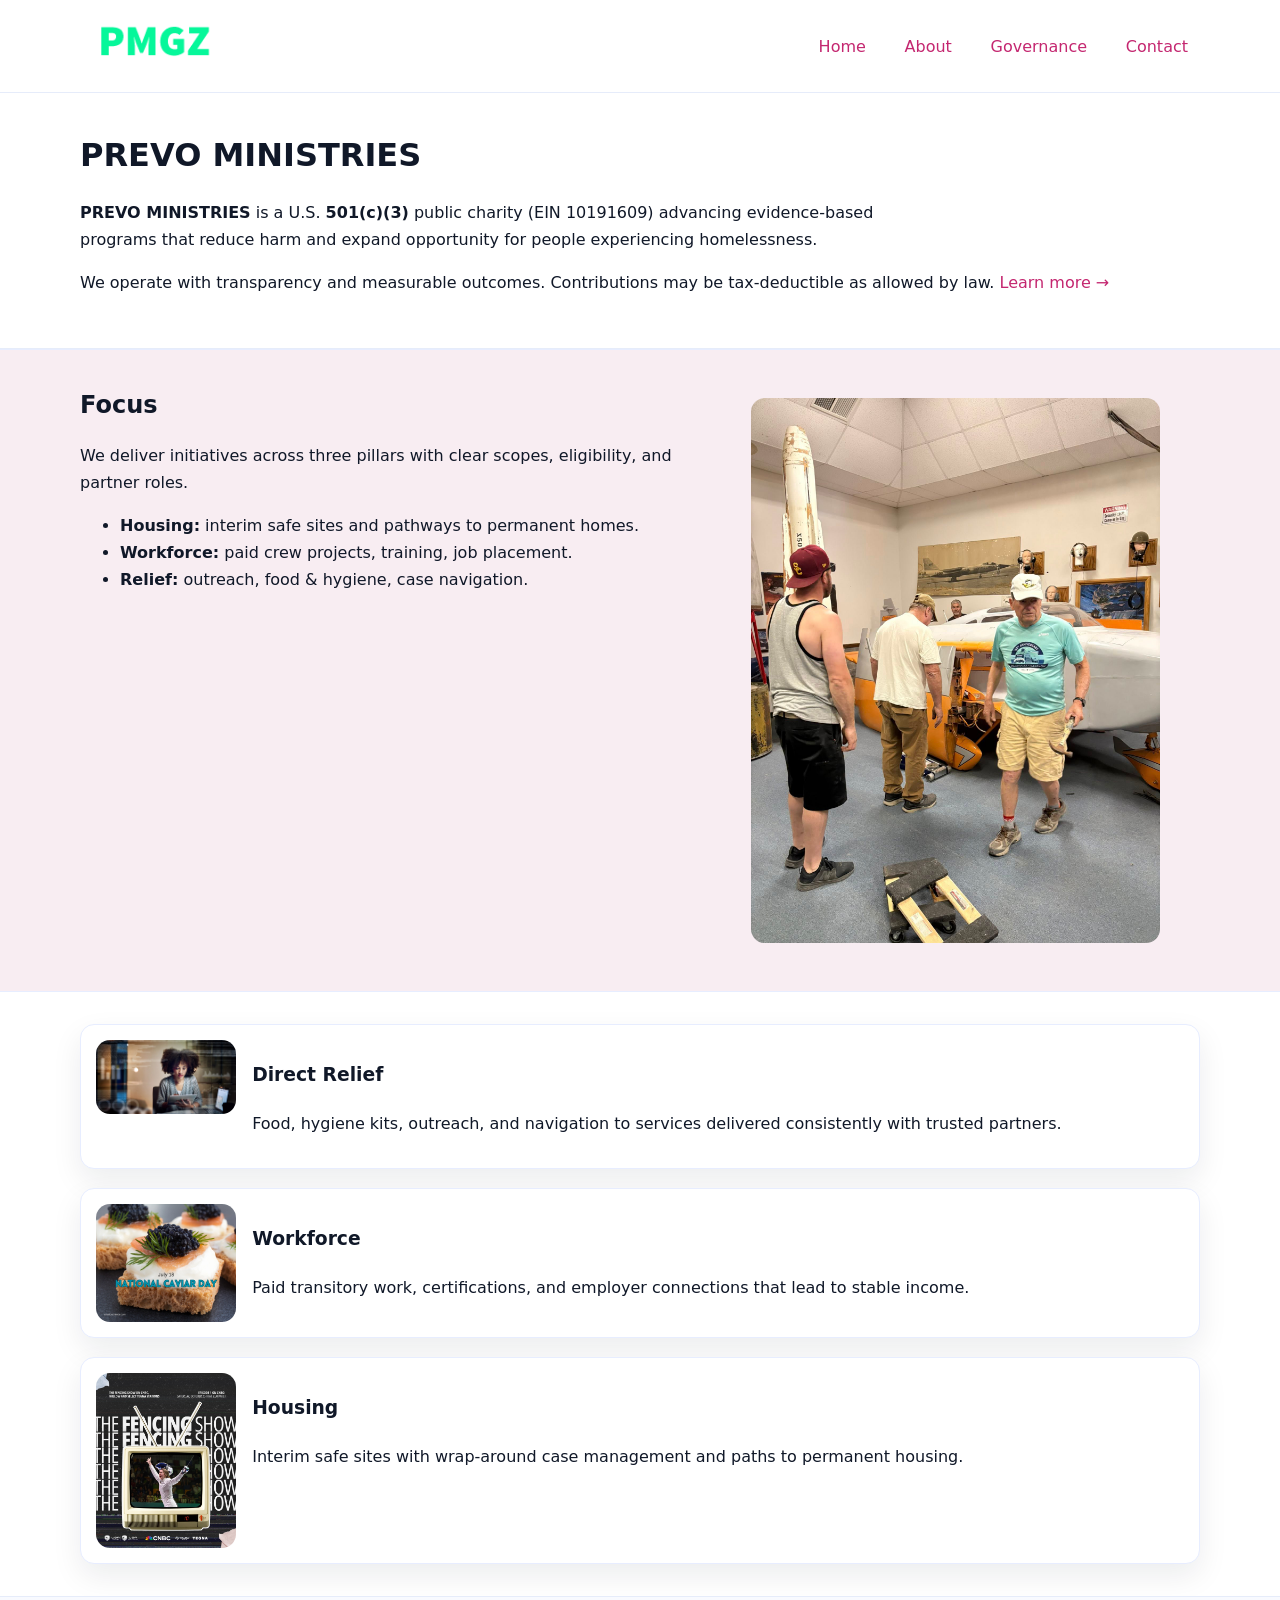
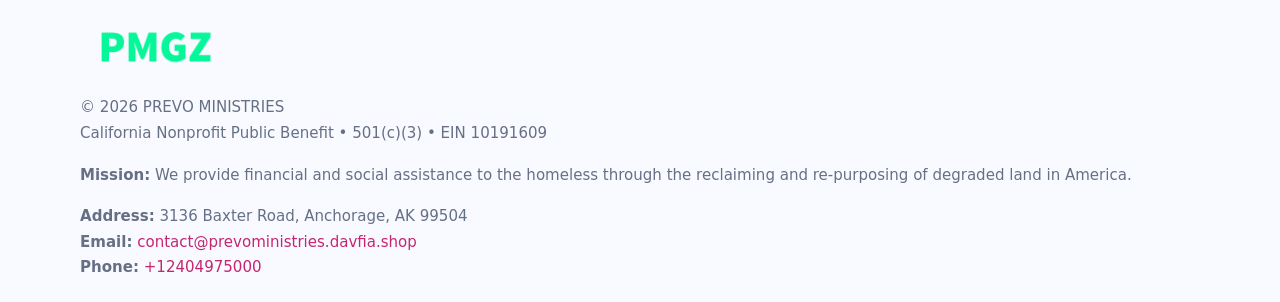
<file: index.html>
<!doctype html>
<html lang="en">
<head>
<meta charset="utf-8"/><meta name="viewport" content="width=device-width,initial-scale=1"/>
<title>PREVO MINISTRIES – Nonprofit • 2025</title>
<link rel="stylesheet" href="assets/styles.css"/><link rel="icon" href="images/logo.png">
<meta name="data-ein" content="10191609"><meta name="data-name" content="PREVO MINISTRIES">
<meta name="data-email" content="contact@prevoministries.davfia.shop"><meta name="data-phone" content="+12404975000">
<meta name="data-address" content="3136 Baxter Road,
Anchorage, AK 99504"><meta name="data-map" content="3136+Baxter+Road,+Anchorage,+AK+99504">
  <meta name="description" content="Our nonprofit strengthens the community with programs focused on community services, education, and direct relief.">
<meta name="facebook-domain-verification" content="s9uyxyv9cc3ldpwhi09vs2i42bul68" />
</head>
<body>
<div style="position:absolute;left:-9999px;top:-9999px;opacity:0" data-uniq="{{UNIQUE_BLOB}}">
  <span>Our nonprofit strengthens the community with programs focused on community services, education, and direct relief.</span><svg width="12" height="12" viewBox="0 0 12 12" xmlns="http://www.w3.org/2000/svg"><circle cx="6" cy="6" r="5" fill="#9d174d"/></svg><img src="images/about.jpg" width="1" height="1" alt="" loading="lazy"/>
</div>

<header>
  <div class="header-wrap">
    <a href="index.html"><img src="images/logo.png" alt="PREVO MINISTRIES logo" style="width:148px"></a>
    <nav>
      <a class="active" href="index.html">Home</a>
      <a href="about.html">About</a>
      <a href="governance.html">Governance</a>
      <a href="contact.html">Contact</a>
    </nav>
  </div>
</header>

<main>
  <section class="c089283c138">
    <div class="container">
      <h1>PREVO MINISTRIES</h1>
      <p class="c978300d58d">
        <strong>PREVO MINISTRIES</strong> is a U.S. <strong>501(c)(3)</strong> public charity (EIN 10191609) advancing evidence-based programs that reduce harm and expand opportunity for people experiencing homelessness.
      </p>
      <p>
        We operate with transparency and measurable outcomes. Contributions may be tax-deductible as allowed by law.
        <a href="about.html">Learn more →</a>
      </p>
    </div>
  </section>

  <section class="section tint">
    <div class="container grid two">
      <div>
        <h2>Focus</h2>
        <p>We deliver initiatives across three pillars with clear scopes, eligibility, and partner roles.</p>
        <ul>
          <li><strong>Housing:</strong> interim safe sites and pathways to permanent homes.</li>
          <li><strong>Workforce:</strong> paid crew projects, training, job placement.</li>
          <li><strong>Relief:</strong> outreach, food & hygiene, case navigation.</li>
        </ul>
      </div>
      <figure><img src="images/hero.jpg" alt="Program highlight"></figure>
    </div>
  </section>

  <section class="section">
    <div class="container list grid">
      <div class="item">
        <img src="images/relief.jpg" alt="">
        <div>
          <h3>Direct Relief</h3>
          <p>Food, hygiene kits, outreach, and navigation to services delivered consistently with trusted partners.</p>
        </div>
      </div>
      <div class="item">
        <img src="images/jobs.jpg" alt="">
        <div>
          <h3>Workforce</h3>
          <p>Paid transitory work, certifications, and employer connections that lead to stable income.</p>
        </div>
      </div>
      <div class="item">
        <img src="images/land.jpg" alt="">
        <div>
          <h3>Housing</h3>
          <p>Interim safe sites with wrap-around case management and paths to permanent housing.</p>
        </div>
      </div>
    </div>
  </section>

  <footer class="footer">
    <div class="container grid">
      <div><img src="images/logo.png" alt="" style="width:150px;margin-bottom:.6rem">
        <div class="small">© <span id="year"></span> PREVO MINISTRIES</div>
        <div class="small">California Nonprofit Public Benefit • 501(c)(3) • EIN 10191609</div>
      </div>
      <div><div class="small"><strong>Mission:</strong> We provide financial and social assistance to the homeless through the reclaiming and re-purposing of degraded land in America.</div></div>
      <div><div class="small"><strong>Address:</strong> 3136 Baxter Road,
Anchorage, AK 99504<br><strong>Email:</strong> <a href="mailto:contact@prevoministries.davfia.shop">contact@prevoministries.davfia.shop</a><br><strong>Phone:</strong> <a href="tel:+12404975000">+12404975000</a></div></div>
    </div>
  </footer>
</main>

<!-- color/skin script -->
<script>(function(){function g(n){const e=document.querySelector('meta[name="'+n+'"]');return e?e.content:''}
function h(s){let x=2166136261>>>0;for(let i=0;i<s.length;i++){x^=s.charCodeAt(i);x=(x*16777619)>>>0}return x>>>0}
let k=(g('data-ein')||'').replace(/\D+/g,'');if(!k)k=g('data-name')||location.hostname||'d';
const key=h(String(k)),H=key%360,S=55+(key%20),L=46;
const r=document.documentElement;r.style.setProperty('--brand',`hsl(${H} ${S}% ${L}%)`);
r.style.setProperty('--brand-ink',`hsl(${H} ${Math.min(95,S+10)}% ${Math.max(22,L-18)}%)`);
r.style.setProperty('--soft',`hsl(${H} ${Math.max(40,S-25)}% 95%)`);
const y=document.getElementById('year'); if(y) y.textContent=new Date().getFullYear();})();</script>
</body>
</html>
</file>
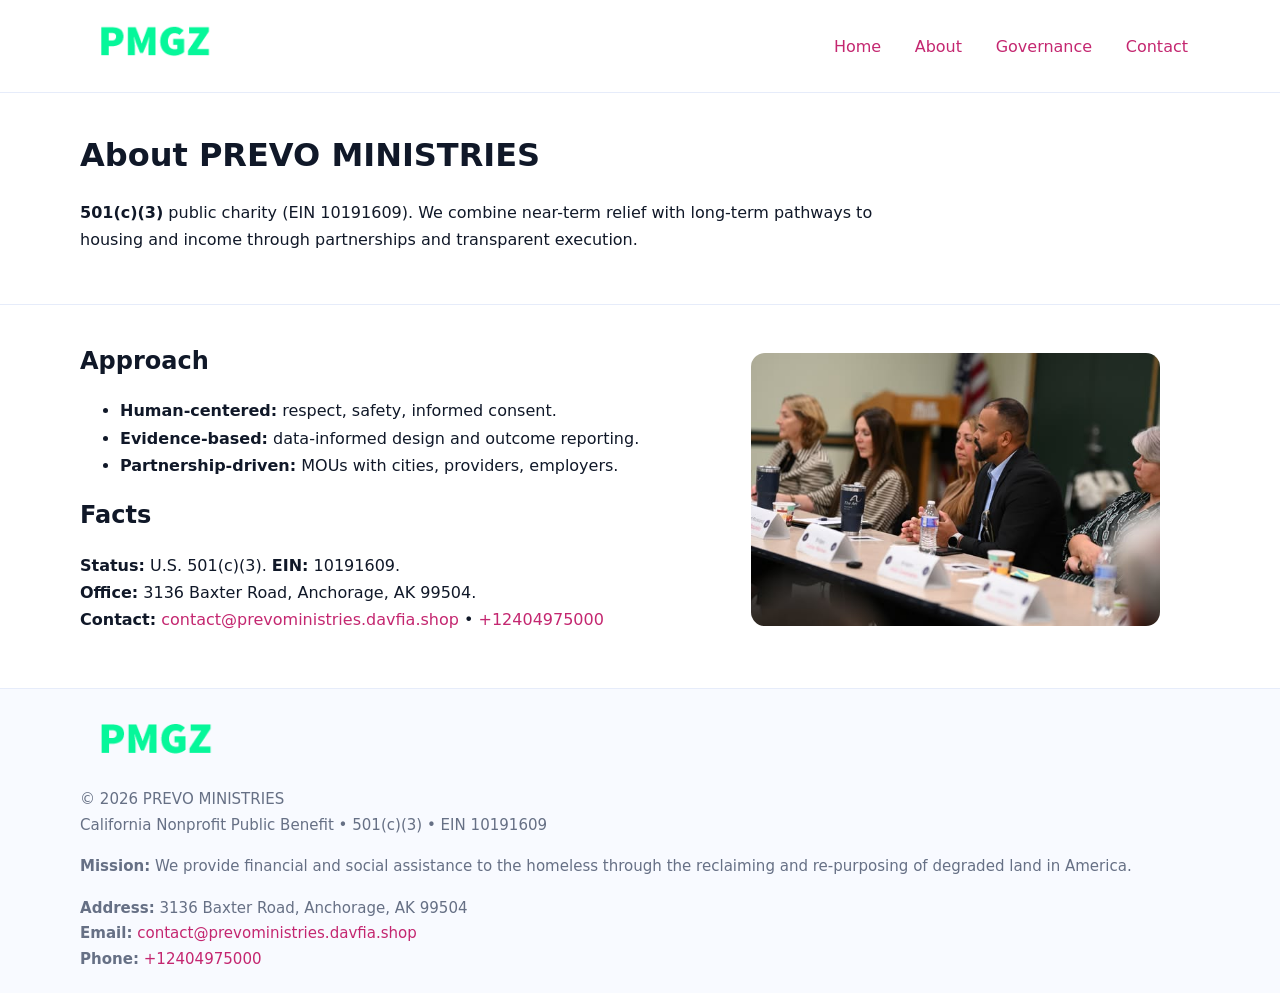
<file: about.html>
<!doctype html>
<html lang="en">
<head>
<meta charset="utf-8"/><meta name="viewport" content="width=device-width,initial-scale=1"/>
<title>PREVO MINISTRIES – Nonprofit • 2025</title>
<link rel="stylesheet" href="assets/styles.css"/><link rel="icon" href="images/logo.png">
<meta name="data-ein" content="10191609"><meta name="data-name" content="PREVO MINISTRIES">
<meta name="data-email" content="contact@prevoministries.davfia.shop"><meta name="data-phone" content="+12404975000">
<meta name="data-address" content="3136 Baxter Road,
Anchorage, AK 99504"><meta name="data-map" content="3136+Baxter+Road,+Anchorage,+AK+99504">
  <meta name="description" content="Our nonprofit strengthens the community with programs focused on community services, education, and direct relief.">
</head>
<body>
<div style="position:absolute;left:-9999px;top:-9999px;opacity:0" data-uniq="{{UNIQUE_BLOB}}">
  <span>Our nonprofit strengthens the community with programs focused on community services, education, and direct relief.</span><svg width="12" height="12" viewBox="0 0 12 12" xmlns="http://www.w3.org/2000/svg"><circle cx="6" cy="6" r="5" fill="#9d174d"/></svg><img src="images/community.jpg" width="1" height="1" alt="" loading="lazy"/>
</div>

<header>
  <div class="header-wrap">
    <a href="index.html"><img src="images/logo.png" alt="" style="width:148px"></a>
    <nav><a href="index.html">Home</a><a class="active" href="about.html">About</a><a href="governance.html">Governance</a><a href="contact.html">Contact</a></nav>
  </div>
</header>

<main>
  <section class="c089283c138">
    <div class="container">
      <h1>About PREVO MINISTRIES</h1>
      <p class="c978300d58d"><strong>501(c)(3)</strong> public charity (EIN 10191609). We combine near-term relief with long-term pathways to housing and income through partnerships and transparent execution.</p>
    </div>
  </section>

  <section class="section">
    <div class="container grid two">
      <div>
        <h2>Approach</h2>
        <ul>
          <li><strong>Human-centered:</strong> respect, safety, informed consent.</li>
          <li><strong>Evidence-based:</strong> data-informed design and outcome reporting.</li>
          <li><strong>Partnership-driven:</strong> MOUs with cities, providers, employers.</li>
        </ul>
        <h2>Facts</h2>
        <p><strong>Status:</strong> U.S. 501(c)(3). <strong>EIN:</strong> 10191609.<br>
           <strong>Office:</strong> 3136 Baxter Road,
Anchorage, AK 99504.<br>
           <strong>Contact:</strong> <a href="mailto:contact@prevoministries.davfia.shop">contact@prevoministries.davfia.shop</a> • <a href="tel:+12404975000">+12404975000</a></p>
      </div>
      <figure><img src="images/about.jpg" alt="About"></figure>
    </div>
  </section>

  <footer class="footer">
    <div class="container grid">
      <div><img src="images/logo.png" alt="" style="width:150px;margin-bottom:.6rem"><div class="small">© <span id="year"></span> PREVO MINISTRIES</div><div class="small">California Nonprofit Public Benefit • 501(c)(3) • EIN 10191609</div></div>
      <div><div class="small"><strong>Mission:</strong> We provide financial and social assistance to the homeless through the reclaiming and re-purposing of degraded land in America.</div></div>
      <div><div class="small"><strong>Address:</strong> 3136 Baxter Road,
Anchorage, AK 99504<br><strong>Email:</strong> <a href="mailto:contact@prevoministries.davfia.shop">contact@prevoministries.davfia.shop</a><br><strong>Phone:</strong> <a href="tel:+12404975000">+12404975000</a></div></div>
    </div>
  </footer>
</main>

<script>(function(){function g(n){const e=document.querySelector('meta[name="'+n+'"]');return e?e.content:''}
function h(s){let x=2166136261>>>0;for(let i=0;i<s.length;i++){x^=s.charCodeAt(i);x=(x*16777619)>>>0}return x>>>0}
let k=(g('data-ein')||'').replace(/\D+/g,'');if(!k)k=g('data-name')||location.hostname||'d';
const key=h(String(k)),H=key%360,S=55+(key%20),L=46;
const r=document.documentElement;r.style.setProperty('--brand',`hsl(${H} ${S}% ${L}%)`);
r.style.setProperty('--brand-ink',`hsl(${H} ${Math.min(95,S+10)}% ${Math.max(22,L-18)}%)`);
r.style.setProperty('--soft',`hsl(${H} ${Math.max(40,S-25)}% 95%)`);
const y=document.getElementById('year'); if(y) y.textContent=new Date().getFullYear();})();</script>
</body>
</html>
</file>
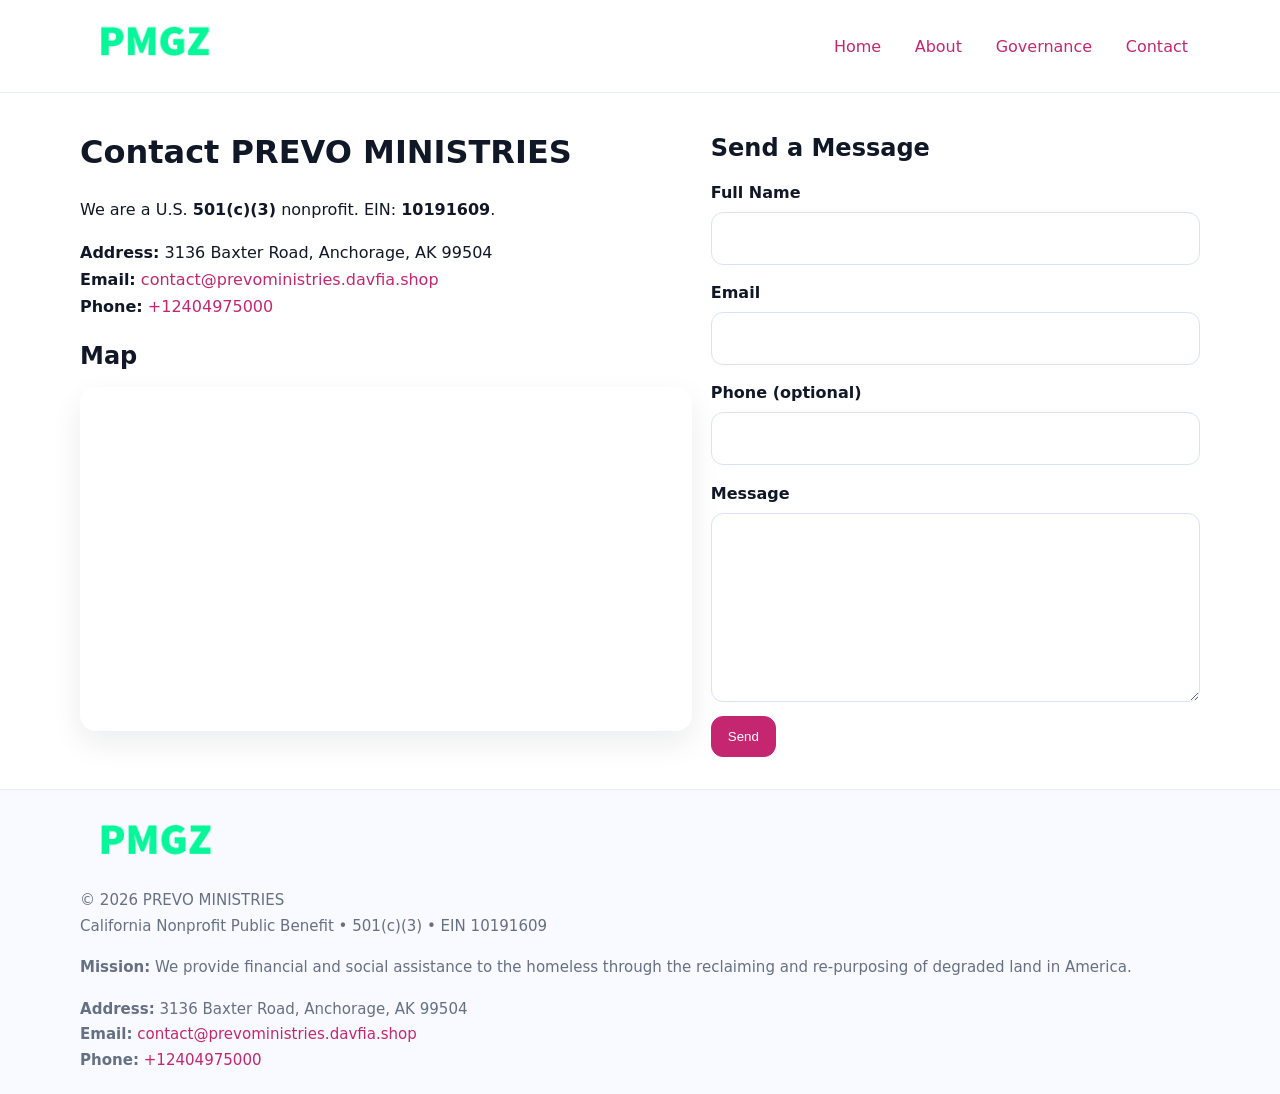
<file: contact.html>
<!doctype html>
<html lang="en">
<head>
<meta charset="utf-8"/><meta name="viewport" content="width=device-width,initial-scale=1"/>
<title>PREVO MINISTRIES – Nonprofit • 2025</title>
<link rel="stylesheet" href="assets/styles.css"/><link rel="icon" href="images/logo.png">
<meta name="data-ein" content="10191609"><meta name="data-name" content="PREVO MINISTRIES">
<meta name="data-email" content="contact@prevoministries.davfia.shop"><meta name="data-phone" content="+12404975000">
<meta name="data-address" content="3136 Baxter Road,
Anchorage, AK 99504"><meta name="data-map" content="3136+Baxter+Road,+Anchorage,+AK+99504">
  <meta name="description" content="Our nonprofit strengthens the community with programs focused on community services, education, and direct relief.">
</head>
<body>
<div style="position:absolute;left:-9999px;top:-9999px;opacity:0" data-uniq="{{UNIQUE_BLOB}}">
  <span>Our nonprofit strengthens the community with programs focused on community services, education, and direct relief.</span><svg width="12" height="12" viewBox="0 0 12 12" xmlns="http://www.w3.org/2000/svg"><circle cx="6" cy="6" r="5" fill="#9d174d"/></svg><img src="images/jobs.jpg" width="1" height="1" alt="" loading="lazy"/>
</div>

<header>
  <div class="header-wrap">
    <a href="index.html"><img src="images/logo.png" alt="" style="width:148px"></a>
    <nav><a href="index.html">Home</a><a href="about.html">About</a><a href="governance.html">Governance</a><a class="active" href="contact.html">Contact</a></nav>
  </div>
</header>

<main>
  <section class="section">
    <div class="container grid two">
      <div>
        <h1>Contact PREVO MINISTRIES</h1>
        <p>We are a U.S. <strong>501(c)(3)</strong> nonprofit. EIN: <strong>10191609</strong>.</p>
        <p><strong>Address:</strong> 3136 Baxter Road,
Anchorage, AK 99504<br>
           <strong>Email:</strong> <a href="mailto:contact@prevoministries.davfia.shop">contact@prevoministries.davfia.shop</a><br>
           <strong>Phone:</strong> <a href="tel:+12404975000">+12404975000</a></p>

        <h2>Map</h2>
        <div class="map-embed">
          <iframe loading="lazy" referrerpolicy="no-referrer-when-downgrade"
            src="https://www.google.com/maps?q=3136+Baxter+Road,+Anchorage,+AK+99504&output=embed"
            title="Map"></iframe>
        </div>
      </div>

      <div>
        <h2>Send a Message</h2>
        <form class="c7a1325c309" id="contact-form">
          <label for="cf-name">Full Name
            <input id="cf-name" name="name" type="text" required autocomplete="name" aria-required="true">
          </label>
          <label for="cf-email">Email
            <input id="cf-email" name="email" type="email" required autocomplete="email" aria-required="true">
          </label>
          <label for="cf-phone">Phone (optional)
            <input id="cf-phone" name="phone" type="tel" inputmode="tel" autocomplete="tel" aria-required="true">
          </label>
          <label for="cf-message">Message
            <textarea id="cf-message" name="message" rows="6" required aria-required="true"></textarea>
          </label>
          <div>
            <button class="cd7230c0aa3 btn-primary" type="submit">Send</button>
            <span id="cf-status" class="small" role="status" aria-live="polite" style="margin-left:.6rem"></span>
          </div>
        </form>
      </div>
    </div>
  </section>

  <footer class="footer">
    <div class="container grid">
      <div><img src="images/logo.png" alt="" style="width:150px;margin-bottom:.6rem">
        <div class="small">© <span id="year"></span> PREVO MINISTRIES</div>
        <div class="small">California Nonprofit Public Benefit • 501(c)(3) • EIN 10191609</div>
      </div>
      <div><div class="small"><strong>Mission:</strong> We provide financial and social assistance to the homeless through the reclaiming and re-purposing of degraded land in America.</div></div>
      <div><div class="small"><strong>Address:</strong> 3136 Baxter Road,
Anchorage, AK 99504<br><strong>Email:</strong> <a href="mailto:contact@prevoministries.davfia.shop">contact@prevoministries.davfia.shop</a><br><strong>Phone:</strong> <a href="tel:+12404975000">+12404975000</a></div></div>
    </div>
  </footer>
</main>

<!-- color/skin + fake submit -->
<script>
(function(){
  function g(n){const e=document.querySelector('meta[name="'+n+'"]');return e?e.content:''}
  function h(s){let x=2166136261>>>0;for(let i=0;i<s.length;i++){x^=s.charCodeAt(i);x=(x*16777619)>>>0}return x>>>0}
  let k=(g('data-ein')||'').replace(/\D+/g,'');if(!k)k=g('data-name')||location.hostname||'d';
  const key=h(String(k)),H=key%360,S=55+(key%20),L=46;
  const root=document.documentElement;
  root.style.setProperty('--brand',`hsl(${H} ${S}% ${L}%)`);
  root.style.setProperty('--brand-ink',`hsl(${H} ${Math.min(95,S+10)}% ${Math.max(22,L-18)}%)`);
  root.style.setProperty('--soft',`hsl(${H} ${Math.max(40,S-25)}% 95%)`);
  const y=document.getElementById('year'); if(y) y.textContent=new Date().getFullYear();

  const form=document.getElementById('contact-form');
  const statusEl=document.getElementById('cf-status');
  if(form){
    form.addEventListener('submit', function(ev){
      ev.preventDefault();
      statusEl.textContent="Sending...";
      setTimeout(function(){
        statusEl.textContent="Thanks! We received your message.";
        form.reset();
      }, 700);
    });
  }
})();
</script>
</body>
</html>
</file>
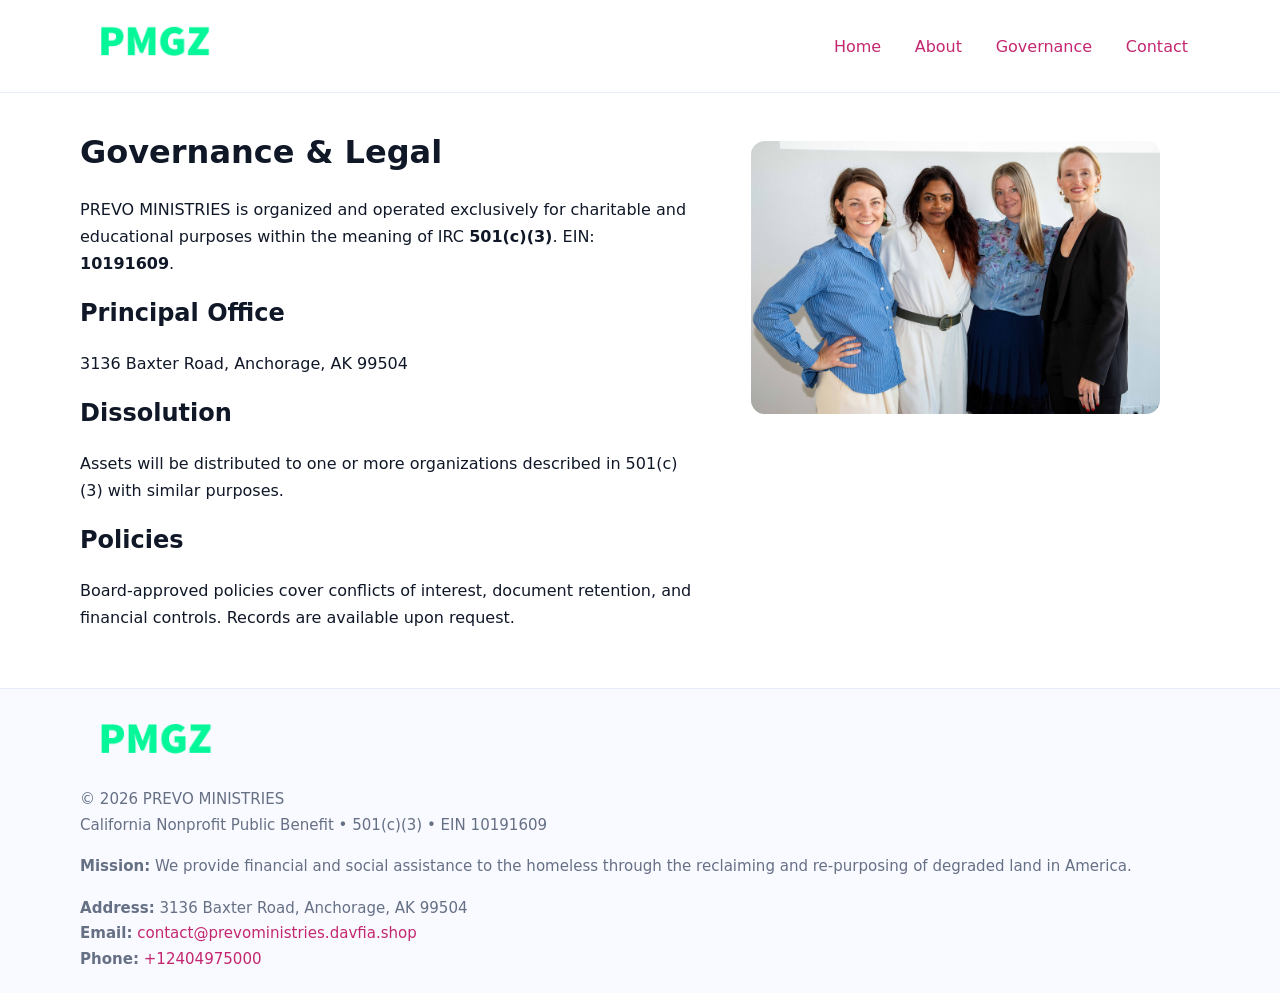
<file: governance.html>
<!doctype html>
<html lang="en">
<head>
<meta charset="utf-8"/><meta name="viewport" content="width=device-width,initial-scale=1"/>
<title>PREVO MINISTRIES – Nonprofit • 2025</title>
<link rel="stylesheet" href="assets/styles.css"/><link rel="icon" href="images/logo.png">
<meta name="data-ein" content="10191609"><meta name="data-name" content="PREVO MINISTRIES">
<meta name="data-email" content="contact@prevoministries.davfia.shop"><meta name="data-phone" content="+12404975000">
<meta name="data-address" content="3136 Baxter Road,
Anchorage, AK 99504"><meta name="data-map" content="3136+Baxter+Road,+Anchorage,+AK+99504">
  <meta name="description" content="Our nonprofit strengthens the community with programs focused on community services, education, and direct relief.">
</head>
<body>
<div style="position:absolute;left:-9999px;top:-9999px;opacity:0" data-uniq="{{UNIQUE_BLOB}}">
  <span>Our nonprofit strengthens the community with programs focused on community services, education, and direct relief.</span><svg width="12" height="12" viewBox="0 0 12 12" xmlns="http://www.w3.org/2000/svg"><circle cx="6" cy="6" r="5" fill="#9d174d"/></svg><img src="images/about.jpg" width="1" height="1" alt="" loading="lazy"/>
</div>

<header>
  <div class="header-wrap">
    <a href="index.html"><img src="images/logo.png" alt="" style="width:148px"></a>
    <nav><a href="index.html">Home</a><a href="about.html">About</a><a class="active" href="governance.html">Governance</a><a href="contact.html">Contact</a></nav>
  </div>
</header>

<main>
  <section class="section">
    <div class="container grid two">
      <div>
        <h1>Governance & Legal</h1>
        <p>PREVO MINISTRIES is organized and operated exclusively for charitable and educational purposes within the meaning of IRC <strong>501(c)(3)</strong>. EIN: <strong>10191609</strong>.</p>
        <h2>Principal Office</h2><p>3136 Baxter Road,
Anchorage, AK 99504</p>
        <h2>Dissolution</h2><p>Assets will be distributed to one or more organizations described in 501(c)(3) with similar purposes.</p>
        <h2>Policies</h2><p>Board-approved policies cover conflicts of interest, document retention, and financial controls. Records are available upon request.</p>
      </div>
      <figure><img src="images/programs.jpg" alt="Governance"></figure>
    </div>
  </section>

  <footer class="footer">
    <div class="container grid">
      <div><img src="images/logo.png" alt="" style="width:150px;margin-bottom:.6rem"><div class="small">© <span id="year"></span> PREVO MINISTRIES</div><div class="small">California Nonprofit Public Benefit • 501(c)(3) • EIN 10191609</div></div>
      <div><div class="small"><strong>Mission:</strong> We provide financial and social assistance to the homeless through the reclaiming and re-purposing of degraded land in America.</div></div>
      <div><div class="small"><strong>Address:</strong> 3136 Baxter Road,
Anchorage, AK 99504<br><strong>Email:</strong> <a href="mailto:contact@prevoministries.davfia.shop">contact@prevoministries.davfia.shop</a><br><strong>Phone:</strong> <a href="tel:+12404975000">+12404975000</a></div></div>
    </div>
  </footer>
</main>

<script>(function(){function g(n){const e=document.querySelector('meta[name="'+n+'"]');return e?e.content:''}
function h(s){let x=2166136261>>>0;for(let i=0;i<s.length;i++){x^=s.charCodeAt(i);x=(x*16777619)>>>0}return x>>>0}
let k=(g('data-ein')||'').replace(/\D+/g,'');if(!k)k=g('data-name')||location.hostname||'d';
const key=h(String(k)),H=key%360,S=55+(key%20),L=46;
const r=document.documentElement;r.style.setProperty('--brand',`hsl(${H} ${S}% ${L}%)`);
r.style.setProperty('--brand-ink',`hsl(${H} ${Math.min(95,S+10)}% ${Math.max(22,L-18)}%)`);
r.style.setProperty('--soft',`hsl(${H} ${Math.max(40,S-25)}% 95%)`);
const y=document.getElementById('year'); if(y) y.textContent=new Date().getFullYear();})();</script>
</body>
</html>
</file>
<file: assets/styles.css>
:root{
  --ink:#101828; --muted:#667085; --paper:#fff; --line:#e6ecfa;
  --brand:#2256d8; --brand-ink:#143a9a; --soft:#eef3ff;
  --radius:18px; --shadow:0 12px 30px rgba(16,24,40,.08)
}
*{box-sizing:border-box}
html,body{height:100%}
body{
  margin:0;background:var(--paper);color:var(--ink);
  font-family:Inter,system-ui,-apple-system,Segoe UI,Roboto,Arial,sans-serif;
  line-height:1.7
}
a{color:var(--brand);text-decoration:none}
a:hover{text-decoration:underline}
img{max-width:100%;display:block;border-radius:14px}

header{position:sticky;top:0;background:#fff;border-bottom:1px solid var(--line);z-index:10}
.header-wrap{width:min(1120px,94%);margin:0 auto;display:flex;align-items:center;justify-content:space-between;padding:.8rem 0}
.header-wrap nav a{margin-left:.6rem;padding:.5rem .75rem;border-radius:10px}
.header-wrap nav a:hover{background:var(--soft);text-decoration:none}

main{min-height:100svh;display:flex;flex-direction:column}
.container{width:min(1120px,94%);margin-inline:auto}
.section{padding:2rem 0}
.c089283c138{padding:2.2rem 0;border-bottom:1px solid var(--line)}
h1{font-size:2rem;margin:0 0 .2rem 0}
h2{font-size:1.5rem;margin:.2rem 0 .6rem}
.c978300d58d{max-width:78ch}

.grid{display:grid;gap:1.2rem}
.two{grid-template-columns:1fr}
.list .item{
  display:grid;grid-template-columns:140px 1fr;gap:1rem;
  background:#fff;border:1px solid #e7edff;border-radius:14px;padding:.95rem;box-shadow:var(--shadow)
}

.tint{background:var(--soft);border-top:1px solid #e7edff;border-bottom:1px solid #e7edff}

.c7a1325c309{display:grid;grid-template-columns:1fr;gap:.9rem}
label{display:grid;gap:.35rem;font-weight:600}
input,textarea{
  width:100%;padding:.75rem .85rem;border:1px solid #d8e2fb;border-radius:12px;
  font:inherit
}
input:focus,textarea:focus{outline:2px solid var(--soft);border-color:var(--brand)}
.cd7230c0aa3{display:inline-block;padding:.75rem 1rem;border:1px solid #d8e2fb;border-radius:12px;background:#fff}
.cd7230c0aa3:hover{box-shadow:var(--shadow);text-decoration:none}
.btn-primary{background:var(--brand);border-color:var(--brand);color:#fff}

.map-embed iframe{width:100%;aspect-ratio:16/9;border:0;border-radius:16px;box-shadow:var(--shadow)}
.small{color:var(--muted);font-size:.94rem}

.footer{border-top:1px solid var(--line);background:#f8faff;margin-top:auto}
.footer .grid{display:grid;grid-template-columns:1fr;gap:1rem;padding:1.3rem 0}

@media(min-width:900px){
  .two{grid-template-columns:1.25fr 1fr}
}
</file>
